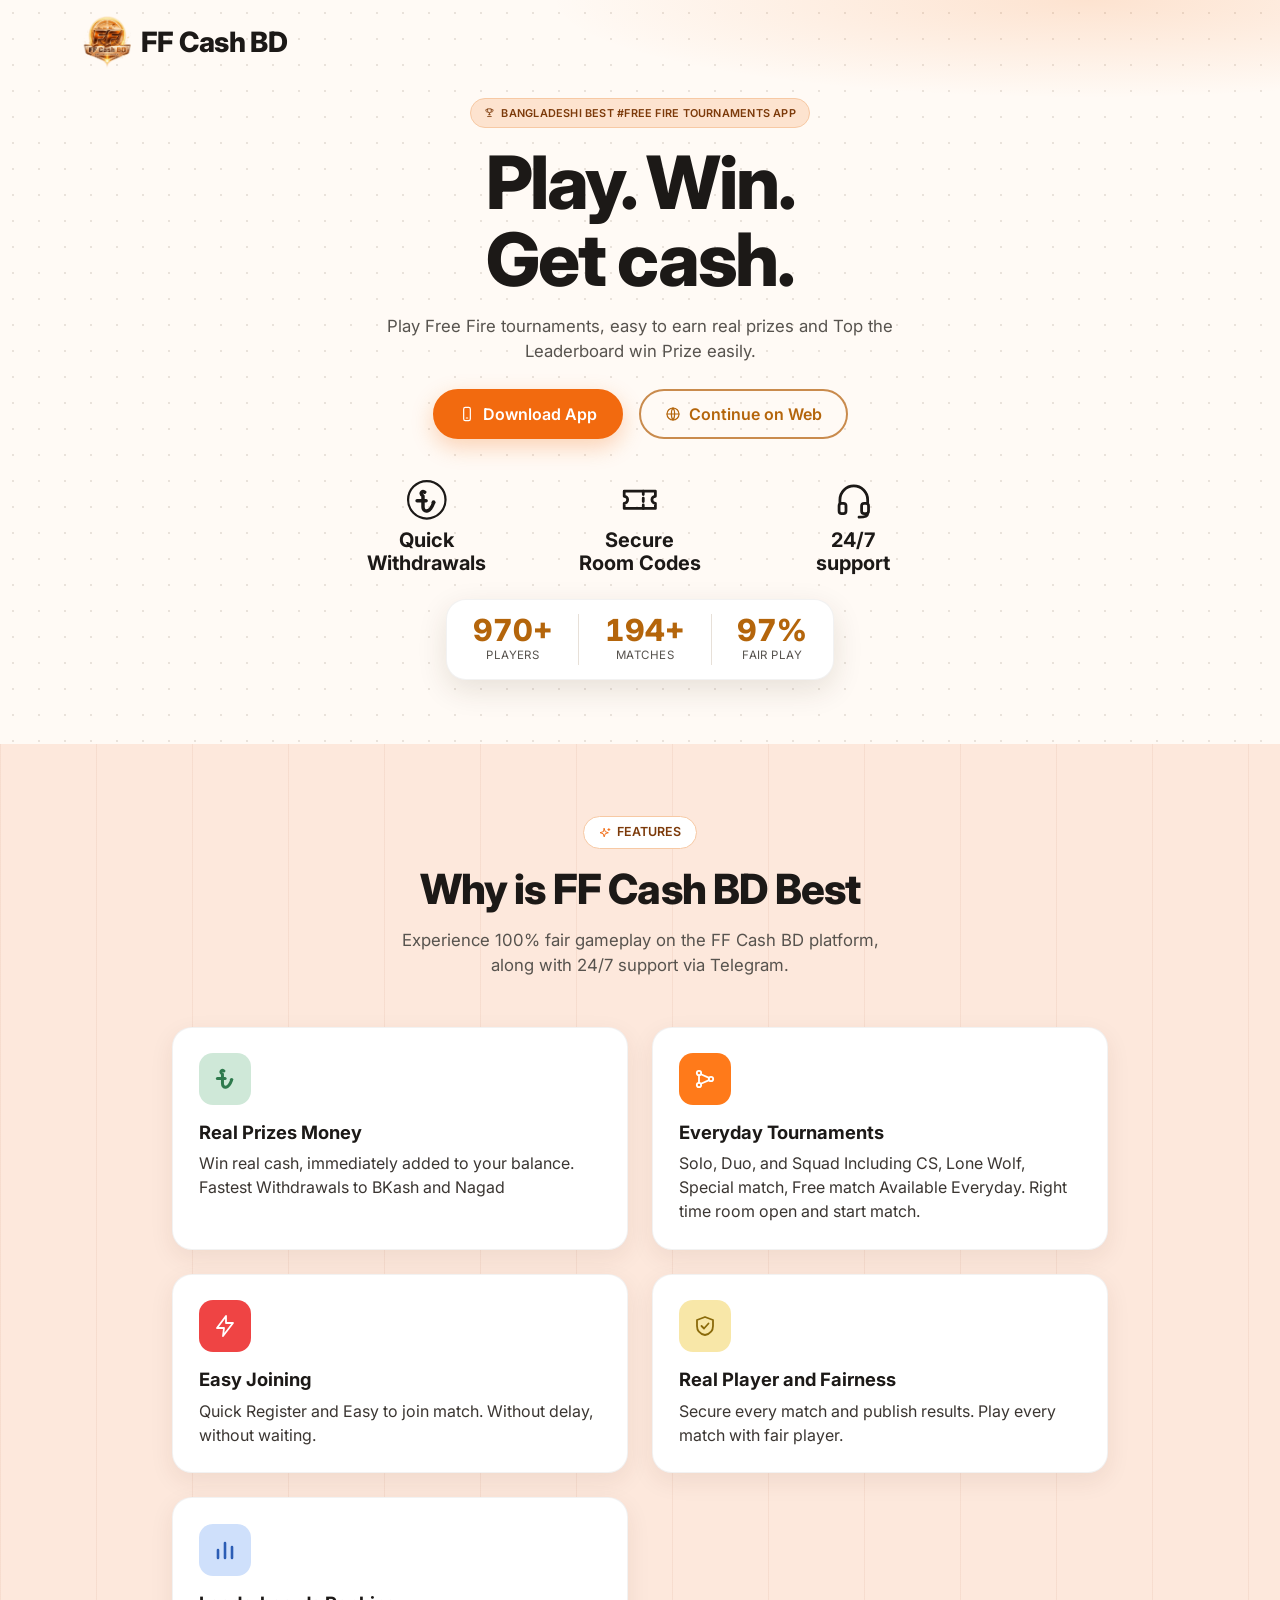
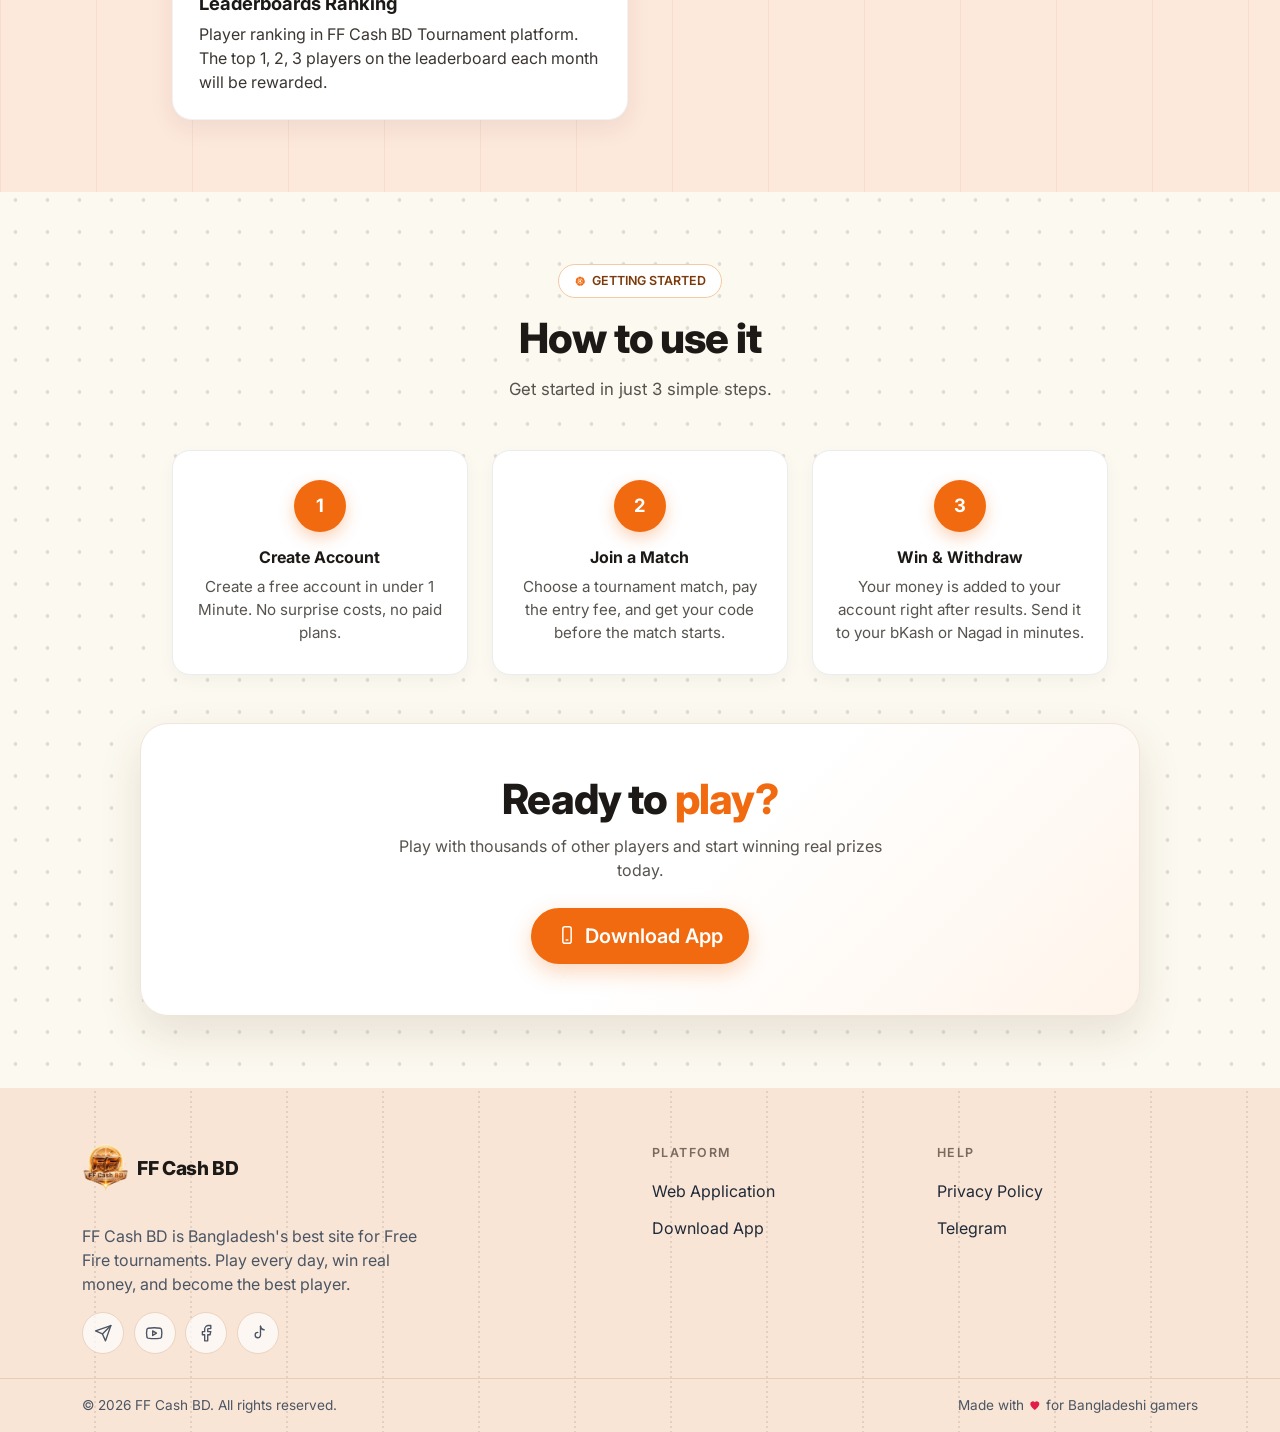
<file: index.html>
<!DOCTYPE html>
<html lang="en">
<head>
  <meta charset="UTF-8">
  <meta name="viewport" content="width=device-width, initial-scale=1">
  <title>FF Cash BD – Bangladeshi Best Free Fire Tournaments App</title>
  <meta name="description" content="Play Free Fire tournaments, win real cash prizes and top the leaderboard. Fast bKash and Nagad withdrawals, 24/7 support.">
  <link rel="icon" type="image/png" href="assets/img/favicon.webp">

  <!-- External: Google Font + Bootstrap 5 -->
  <link rel="preconnect" href="https://fonts.googleapis.com">
  <link rel="preconnect" href="https://fonts.gstatic.com" crossorigin>
  <link href="https://fonts.googleapis.com/css2?family=Inter:wght@400;500;600;700;800&display=swap" rel="stylesheet">
  <link href="https://cdn.jsdelivr.net/npm/bootstrap@5.3.3/dist/css/bootstrap.min.css" rel="stylesheet">

  <!-- Project stylesheet -->
  <link href="assets/css/style.css" rel="stylesheet">
</head>
<body>

  <!-- Inline SVG icon sprite (no icon font needed, so every icon always renders) -->
  <svg width="0" height="0" style="position:absolute" aria-hidden="true" focusable="false">
    <symbol id="i-trophy" viewBox="0 0 24 24"><path d="M8 4h8v5a4 4 0 0 1-8 0z"/><path d="M8 6H4v2a3 3 0 0 0 4 3"/><path d="M16 6h4v2a3 3 0 0 1-4 3"/><path d="M12 13v4M8 21h8M10 17h4"/></symbol>
    <symbol id="i-phone" viewBox="0 0 24 24"><rect x="7" y="2" width="10" height="20" rx="2.5"/><path d="M11 18h2"/></symbol>
    <symbol id="i-globe" viewBox="0 0 24 24"><circle cx="12" cy="12" r="9"/><path d="M3 12h18"/><path d="M12 3c3.2 3.2 3.2 14.8 0 18-3.2-3.2-3.2-14.8 0-18z"/></symbol>
    <symbol id="i-coin" viewBox="0 0 24 24"><circle cx="12" cy="12" r="10.8" stroke-width="1.3"/><g stroke-width="2"><path d="M10.8 7.6C9.2 6.6 7.8 8.2 9.8 9.8V16C9.8 19.4 13.8 19.8 15.8 14"/><path d="M6.4 12.6h5.2"/></g><circle cx="15.9" cy="13.4" r="1.15" fill="currentColor" stroke="none"/></symbol>
    <symbol id="i-ticket" viewBox="0 0 24 24"><path d="M3 7h18v3a2 2 0 0 0 0 4v3H3v-3a2 2 0 0 0 0-4z"/><path d="M14 7v10" stroke-dasharray="2 2"/></symbol>
    <symbol id="i-headset" viewBox="0 0 24 24"><path d="M4 14v-2a8 8 0 0 1 16 0v2"/><rect x="3.5" y="14" width="4" height="6" rx="1.5"/><rect x="16.5" y="14" width="4" height="6" rx="1.5"/><path d="M20 20c0 1.5-2 2-5 2"/></symbol>
    <symbol id="i-sparkles" viewBox="0 0 24 24"><path d="M10 3l2 6 6 2-6 2-2 6-2-6-6-2 6-2z"/><path d="M19 3v4M17 5h4"/></symbol>
    <symbol id="i-cash" viewBox="4.5 5 14 16"><g stroke-width="2"><path d="M10.8 7.6C9.2 6.6 7.8 8.2 9.8 9.8V16C9.8 19.4 13.8 19.8 15.8 14"/><path d="M6.4 12.6h5.2"/></g><circle cx="15.9" cy="13.4" r="1.15" fill="currentColor" stroke="none"/></symbol>
    <symbol id="i-diagram" viewBox="0 0 24 24"><circle cx="6" cy="6" r="2.2"/><circle cx="18" cy="12" r="2.2"/><circle cx="6" cy="18" r="2.2"/><path d="M6 8.2v7.6"/><path d="M7.9 7.2l8.2 3.7"/><path d="M7.9 16.8l8.2-3.7"/></symbol>
    <symbol id="i-bolt" viewBox="0 0 24 24"><path d="M13 2L4 14h7l-1 8 10-13h-7z"/></symbol>
    <symbol id="i-shield" viewBox="0 0 24 24"><path d="M12 3l8 3v6c0 5-3.5 8-8 9-4.5-1-8-4-8-9V6z"/><path d="M8.5 12l2.5 2.5 4.5-5"/></symbol>
    <symbol id="i-chart" viewBox="0 0 24 24"><path d="M5 20v-8M12 20V5M19 20V9" stroke-width="2.6"/></symbol>
    <symbol id="i-gear" viewBox="0 0 24 24"><circle cx="12" cy="12" r="3"/><circle cx="12" cy="12" r="7.2" stroke-width="3.2" stroke-dasharray="3.1 3.1"/><circle cx="12" cy="12" r="5.6" stroke-width="1.6"/></symbol>
    <symbol id="i-heart" viewBox="0 0 24 24"><path d="M12 21s-8-5.5-8-11a4.5 4.5 0 0 1 8-2.5A4.5 4.5 0 0 1 20 10c0 5.5-8 11-8 11z" fill="currentColor" stroke="none"/></symbol>
    <!-- Social -->
    <symbol id="i-telegram" viewBox="0 0 24 24"><path d="M22 2L11 13"/><path d="M22 2l-7 20-4-9-9-4z"/></symbol>
    <symbol id="i-youtube" viewBox="0 0 24 24"><path d="M2.5 17a24.1 24.1 0 0 1 0-10 2 2 0 0 1 1.4-1.4 49.6 49.6 0 0 1 16.2 0A2 2 0 0 1 21.5 7a24.1 24.1 0 0 1 0 10 2 2 0 0 1-1.4 1.4 49.6 49.6 0 0 1-16.2 0A2 2 0 0 1 2.5 17z"/><path d="M10 15l5-3-5-3z"/></symbol>
    <symbol id="i-facebook" viewBox="0 0 24 24"><path d="M18 2h-3a5 5 0 0 0-5 5v3H7v4h3v8h4v-8h3l1-4h-4V7a1 1 0 0 1 1-1h3z"/></symbol>
    <symbol id="i-tiktok" viewBox="0 0 24 24"><path d="M15 3v11.5a3.5 3.5 0 1 1-3.5-3.5"/><path d="M15 3c.4 2.6 2.2 4.4 5 4.6"/></symbol>
  </svg>

  <!-- ============ 1. TOP (light) ============ -->
  <header class="hero pb-5" id="top">
    <div class="container py-3">
      <a class="brand" href="#top" aria-label="FF Cash BD home">
        <img class="brand-logo" src="assets/img/logo.webp" alt="FF Cash BD logo" width="49" height="52">
        <span class="brand-name">FF Cash BD</span>
      </a>
    </div>

    <div class="container text-center pt-2 pb-3">
      <span class="pill-badge"><svg class="ico" aria-hidden="true"><use href="#i-trophy"/></svg> BANGLADESHI BEST #FREE FIRE TOURNAMENTS APP</span>
      <h1 class="hero-title">Play. Win.<br>Get cash.</h1>
      <p class="hero-sub mx-auto">Play Free Fire tournaments, easy to earn real prizes and Top the Leaderboard win Prize easily.</p>

      <div class="d-flex flex-wrap justify-content-center gap-3 mt-4">
        <a href="https://files.catbox.moe/3rb7ou.apk" class="btn btn-ff"><svg class="ico me-2" aria-hidden="true"><use href="#i-phone"/></svg>Download App</a>
        <a href="assets/ffcashbd.html" class="btn btn-ff-outline"><svg class="ico me-2" aria-hidden="true"><use href="#i-globe"/></svg>Continue on Web</a>
      </div>

      <div class="row g-3 justify-content-center mt-4 mx-auto" style="max-width:640px">
        <div class="col-4 hero-perk">
          <svg class="ico" aria-hidden="true"><use href="#i-coin"/></svg>
          <h2>Quick<br>Withdrawals</h2>
        </div>
        <div class="col-4 hero-perk">
          <svg class="ico" aria-hidden="true"><use href="#i-ticket"/></svg>
          <h2>Secure<br>Room Codes</h2>
        </div>
        <div class="col-4 hero-perk">
          <svg class="ico" aria-hidden="true"><use href="#i-headset"/></svg>
          <h2>24/7<br>support</h2>
        </div>
      </div>

      <div class="stats-card mt-4" role="group" aria-label="Platform statistics">
        <div class="stat">
          <div class="stat-num"><span class="count" data-target="1000" data-suffix="+">0</span></div>
          <div class="stat-label">Players</div>
        </div>
        <div class="stat">
          <div class="stat-num"><span class="count" data-target="200" data-suffix="+">0</span></div>
          <div class="stat-label">Matches</div>
        </div>
        <div class="stat">
          <div class="stat-num"><span class="count" data-target="100" data-suffix="%">0</span></div>
          <div class="stat-label">Fair Play</div>
        </div>
      </div>
    </div>
  </header>

  <!-- ============ 2. FEATURES (deep) ============ -->
  <section class="features py-5" id="features">
    <div class="container py-4">
      <div class="text-center mb-5">
        <span class="section-pill"><svg class="ico" aria-hidden="true"><use href="#i-sparkles"/></svg> FEATURES</span>
        <h2 class="section-title">Why is FF Cash BD Best</h2>
        <p class="section-sub">Experience 100% fair gameplay on the FF Cash BD platform, along with 24/7 support via Telegram.</p>
      </div>

      <div class="row g-4 mx-auto" style="max-width:960px">
        <div class="col-md-6">
          <article class="ff-card">
            <div class="icon-box ic-green"><svg class="ico" aria-hidden="true"><use href="#i-cash"/></svg></div>
            <h3>Real Prizes Money</h3>
            <p>Win real cash, immediately added to your balance. Fastest Withdrawals to BKash and Nagad</p>
          </article>
        </div>
        <div class="col-md-6">
          <article class="ff-card">
            <div class="icon-box ic-orange"><svg class="ico" aria-hidden="true"><use href="#i-diagram"/></svg></div>
            <h3>Everyday Tournaments</h3>
            <p>Solo, Duo, and Squad Including CS, Lone Wolf, Special match, Free match Available Everyday. Right time room open and start match.</p>
          </article>
        </div>
        <div class="col-md-6">
          <article class="ff-card">
            <div class="icon-box ic-red"><svg class="ico" aria-hidden="true"><use href="#i-bolt"/></svg></div>
            <h3>Easy Joining</h3>
            <p>Quick Register and Easy to join match. Without delay, without waiting.</p>
          </article>
        </div>
        <div class="col-md-6">
          <article class="ff-card">
            <div class="icon-box ic-yellow"><svg class="ico" aria-hidden="true"><use href="#i-shield"/></svg></div>
            <h3>Real Player and Fairness</h3>
            <p>Secure every match and publish results. Play every match with fair player.</p>
          </article>
        </div>
        <div class="col-md-6">
          <article class="ff-card">
            <div class="icon-box ic-blue"><svg class="ico" aria-hidden="true"><use href="#i-chart"/></svg></div>
            <h3>Leaderboards Ranking</h3>
            <p>Player ranking in FF Cash BD Tournament platform. The top 1, 2, 3 players on the leaderboard each month will be rewarded.</p>
          </article>
        </div>
      </div>
    </div>
  </section>

  <!-- ============ 3. GETTING STARTED (light) ============ -->
  <section class="steps py-5" id="how-it-works">
    <div class="container py-4">
      <div class="text-center mb-5">
        <span class="section-pill"><svg class="ico" aria-hidden="true"><use href="#i-gear"/></svg> GETTING STARTED</span>
        <h2 class="section-title">How to use it</h2>
        <p class="section-sub">Get started in just 3 simple steps.</p>
      </div>

      <div class="row g-3 g-lg-4 mx-auto" style="max-width:960px">
        <div class="col-md-4">
          <div class="step-card">
            <div class="step-num">1</div>
            <h3>Create Account</h3>
            <p>Create a free account in under 1 Minute. No surprise costs, no paid plans.</p>
          </div>
        </div>
        <div class="col-md-4">
          <div class="step-card">
            <div class="step-num">2</div>
            <h3>Join a Match</h3>
            <p>Choose a tournament match, pay the entry fee, and get your code before the match starts.</p>
          </div>
        </div>
        <div class="col-md-4">
          <div class="step-card">
            <div class="step-num">3</div>
            <h3>Win &amp; Withdraw</h3>
            <p>Your money is added to your account right after results. Send it to your bKash or Nagad in minutes.</p>
          </div>
        </div>
      </div>

      <div class="cta-card mt-5 mx-auto" style="max-width:1000px">
        <h2>Ready to <span>play?</span></h2>
        <p>Play with thousands of other players and start winning real prizes today.</p>
        <a href="https://files.catbox.moe/7qe6pf.apk" class="btn btn-ff btn-lg"><svg class="ico me-2" aria-hidden="true"><use href="#i-phone"/></svg>Download App</a>
      </div>
    </div>
  </section>

  <!-- ============ 4. FOOTER (deep) ============ -->
  <footer class="site-footer pt-5">
    <div class="container pt-2">
      <div class="row g-4">
        <div class="col-lg-5">
          <a class="brand brand-sm mb-3" href="#top" aria-label="FF Cash BD home">
            <img class="brand-logo" src="assets/img/logo.webp" alt="FF Cash BD logo" width="45" height="48">
            <span class="brand-name">FF Cash BD</span>
          </a>
          <p class="mt-3">FF Cash BD is Bangladesh's best site for Free Fire tournaments. Play every day, win real money, and become the best player.</p>
          <div class="social mt-3">
            <a href="#" aria-label="Telegram"><svg class="ico" aria-hidden="true"><use href="#i-telegram"/></svg></a>
            <a href="https://m.youtube.com/@ffcashbd" aria-label="YouTube"><svg class="ico" aria-hidden="true"><use href="#i-youtube"/></svg></a>
            <a href="#" aria-label="Facebook"><svg class="ico" aria-hidden="true"><use href="#i-facebook"/></svg></a>
            <a href="#" aria-label="TikTok"><svg class="ico" aria-hidden="true"><use href="#i-tiktok"/></svg></a>
          </div>
        </div>
        <div class="col-6 col-lg-3 offset-lg-1">
          <div class="foot-head">Platform</div>
          <ul>
            <li><a href="assets/ffcashbd.html">Web Application</a></li>
            <li><a href="https://files.catbox.moe/7qe6pf.apk">Download App</a></li>
          </ul>
        </div>
        <div class="col-6 col-lg-3 col-xl-2">
          <div class="foot-head">Help</div>
          <ul>
            <li><a href="#">Privacy Policy</a></li>
            <li><a href="#">Telegram</a></li>
          </ul>
        </div>
      </div>
    </div>
    <div class="foot-bar mt-4 py-3">
      <div class="container d-flex flex-wrap justify-content-between gap-2">
        <span>&copy; <span id="year">2026</span> FF Cash BD. All rights reserved.</span>
        <span>Made with <svg class="ico heart" aria-hidden="true"><use href="#i-heart"/></svg> for Bangladeshi gamers</span>
      </div>
    </div>
  </footer>

  <!-- External: Bootstrap 5 JS bundle + project script -->
  <script src="https://cdn.jsdelivr.net/npm/bootstrap@5.3.3/dist/js/bootstrap.bundle.min.js"></script>
  <script src="assets/js/main.js"></script>
</body>
</html>
</file>
<file: assets/css/style.css>
:root {
  --ff-orange: #f26a0f;
  --ff-orange-dark: #d85a06;
  --ff-ink: #1c1917;
  --ff-muted: #57534e;
  --ff-gold: #b4650b;
  --ff-light: #fffaf5;
  --ff-deep: #fde8dc;
  --ff-footer: #eceef3;
}

html { scroll-behavior: smooth; }
body {
  font-family: 'Inter', system-ui, -apple-system, 'Segoe UI', Roboto, sans-serif;
  color: var(--ff-ink);
  background: #fff;
  -webkit-font-smoothing: antialiased;
}
a:focus-visible, button:focus-visible { outline: 3px solid var(--ff-orange); outline-offset: 3px; }

/* ---------- Icons (inline SVG sprite) ---------- */
.ico {
  width: 1em; height: 1em; flex: none;
  fill: none; stroke: currentColor; stroke-width: 1.8;
  stroke-linecap: round; stroke-linejoin: round;
  vertical-align: -.125em;
}
.ico-fill { fill: currentColor; stroke: none; }

/* ---------- Logo ---------- */
.brand { display: inline-flex; align-items: center; gap: .6rem; text-decoration: none; color: var(--ff-ink); }
.brand-logo { height: 52px; width: auto; flex: none; display: block; }
.brand-name { font-weight: 800; font-size: 1.75rem; letter-spacing: -.02em; }
.brand-sm .brand-logo { height: 48px; }
.brand-sm .brand-name { font-size: 1.2rem; }

/* ---------- 1. TOP (light) ---------- */
.hero {
  background-color: var(--ff-light);
  background-image: radial-gradient(rgba(120, 100, 80, .16) 1.2px, transparent 1.2px);
  background-size: 26px 26px;
  position: relative; overflow: hidden;
}
.hero::before {
  content: ""; position: absolute; inset: 0 0 auto 0; height: 140px;
  background: radial-gradient(60% 100% at 85% 0%, rgba(242, 106, 15, .16), transparent 70%);
  pointer-events: none;
}
.hero .container { position: relative; }
.pill-badge {
  display: inline-flex; align-items: center; gap: .4rem;
  background: #fde3cf; color: #7c3a0a; border: 1px solid #f7c9a4;
  font-size: .68rem; font-weight: 600; letter-spacing: .02em;
  padding: .35rem .8rem; border-radius: 999px;
}
.hero-title {
  font-weight: 800; letter-spacing: -.03em; line-height: 1.04;
  font-size: clamp(2.6rem, 6.4vw, 4.6rem); margin: 1.1rem 0 1rem;
}
.hero-sub { max-width: 560px; margin-inline: auto; color: var(--ff-muted); font-size: 1.05rem; }

.btn-ff {
  background: var(--ff-orange); color: #fff; border: 2px solid var(--ff-orange);
  font-weight: 600; padding: .7rem 1.5rem; border-radius: 999px;
  box-shadow: 0 8px 22px rgba(242, 106, 15, .28);
  transition: background .2s, transform .2s;
}
.btn-ff:hover { background: var(--ff-orange-dark); border-color: var(--ff-orange-dark); color: #fff; transform: translateY(-1px); }
.btn-ff-outline {
  background: transparent; color: var(--ff-gold); border: 2px solid #c98b4d;
  font-weight: 600; padding: .7rem 1.5rem; border-radius: 999px;
  transition: background .2s, color .2s;
}
.btn-ff-outline:hover { background: #c98b4d; color: #fff; }

.hero-perk { text-align: center; }
.hero-perk .ico { font-size: 2.6rem; color: var(--ff-ink); stroke-width: 1.6; }
.hero-perk h2 { font-size: 1.25rem; font-weight: 700; margin: .45rem 0 0; line-height: 1.15; }

.stats-card {
  background: #fff; border-radius: 20px;
  box-shadow: 0 10px 30px rgba(60, 40, 20, .12);
  border: 1px solid rgba(0, 0, 0, .05);
  display: inline-flex; padding: .9rem 0;
}
.stat { padding: 0 1.6rem; text-align: center; }
.stat + .stat { border-left: 1px solid #e7e0d8; }
.stat-num { font-size: 1.9rem; font-weight: 800; color: var(--ff-gold); line-height: 1.1; font-variant-numeric: tabular-nums; }
.stat-label { font-size: .72rem; color: var(--ff-muted); text-transform: uppercase; letter-spacing: .04em; }

/* ---------- 2. FEATURES (deep) ---------- */
.features {
  background-color: var(--ff-deep);
  background-image: repeating-linear-gradient(90deg, rgba(190, 120, 90, .1) 0 1px, transparent 1px 96px);
}
.section-pill {
  display: inline-flex; align-items: center; gap: .4rem;
  background: #fff; color: #7c3a0a; border: 1px solid #f7c9a4;
  font-size: .78rem; font-weight: 600; padding: .4rem .9rem; border-radius: 999px;
}
.section-pill .ico { color: var(--ff-orange); }
.section-title { font-weight: 800; letter-spacing: -.02em; font-size: clamp(1.9rem, 4vw, 2.6rem); margin: 1rem 0 .8rem; }
.section-sub { color: var(--ff-muted); max-width: 520px; margin-inline: auto; font-size: 1.05rem; }

.ff-card {
  background: #fff; border-radius: 20px; padding: 1.6rem; height: 100%;
  border: 1px solid rgba(0, 0, 0, .05);
  box-shadow: 0 8px 24px rgba(80, 40, 20, .08);
}
.ff-card h3 { font-size: 1.15rem; font-weight: 700; margin: 1rem 0 .5rem; }
.ff-card p { margin: 0; color: #3b3632; line-height: 1.5; }
.icon-box { width: 52px; height: 52px; border-radius: 14px; display: grid; place-items: center; font-size: 1.5rem; }
.ic-green  { background: #cfe8d8; color: #2f7a4d; }
.ic-orange { background: #ff7a1a; color: #fff; }
.ic-red    { background: #ef4444; color: #fff; }
.ic-yellow { background: #f8e7a8; color: #8a6a0a; }
.ic-blue   { background: #cfe0fb; color: #2b5db5; }

/* ---------- 3. GETTING STARTED (light) ---------- */
.steps {
  /* Reference 1: cream #FCF9F0 with a soft dot grid. Tile scales with the viewport. */
  --dot-tile: clamp(20px, 2.65vw, 32px);
  background-color: #fcf9f0;
  background-image: radial-gradient(circle at 48.4% 25%, #e0ddd4 0 1.5px, rgba(224, 221, 212, 0) 2.2px);
  background-size: var(--dot-tile) var(--dot-tile);
  background-repeat: repeat;
}
.step-card {
  background: #fff; border-radius: 18px; padding: 1.8rem 1.4rem; height: 100%;
  text-align: center; border: 1px solid #ececf0; box-shadow: 0 6px 18px rgba(0, 0, 0, .04);
}
.step-num {
  width: 52px; height: 52px; border-radius: 50%;
  background: var(--ff-orange); color: #fff; font-weight: 700; font-size: 1.15rem;
  display: grid; place-items: center; margin: 0 auto 1rem;
  box-shadow: 0 6px 16px rgba(242, 106, 15, .3);
}
.step-card h3 { font-size: 1rem; font-weight: 700; margin-bottom: .6rem; }
.step-card p { color: var(--ff-muted); font-size: .95rem; margin: 0; }

.cta-card {
  background: linear-gradient(135deg, #fff 55%, #fff4ea);
  border-radius: 28px; padding: 3.2rem 1.5rem; text-align: center;
  border: 1px solid #f1e4d8; box-shadow: 0 18px 44px rgba(80, 50, 20, .12);
}
.cta-card h2 { font-weight: 800; letter-spacing: -.02em; font-size: clamp(1.9rem, 4.5vw, 2.6rem); }
.cta-card h2 span { color: var(--ff-orange); }
.cta-card p { color: var(--ff-muted); max-width: 520px; margin: .6rem auto 1.6rem; }

/* ---------- 4. FOOTER (deep) ---------- */
.site-footer {
  /* Reference 2: peach #F8E5D6 with dashed vertical lines every ~96px. Tile scales with the viewport. */
  --line-tile: clamp(56px, 11vw, 96px);
  color: #374151;
  background-color: #f8e5d6;
  background-image:
    repeating-linear-gradient(180deg, #f8e5d6 0 3px, rgba(248, 229, 214, 0) 3px 5px),
    linear-gradient(90deg, rgba(248, 229, 214, 0) calc(100% - 1.5px), #e3d0c1 calc(100% - 1.5px));
  background-size: 100% 100%, var(--line-tile) 100%;
  background-repeat: no-repeat, repeat-x;
}
.site-footer p { color: #4b5563; max-width: 340px; }
.social { display: flex; gap: .6rem; }
.social a {
  width: 42px; height: 42px; border-radius: 50%; font-size: 1.15rem;
  display: grid; place-items: center;
  background: rgba(255, 255, 255, .7); color: #4b5563; text-decoration: none;
  border: 1px solid #ecd3c0;
  transition: background .2s, color .2s;
}
.social a:hover { background: var(--ff-orange); color: #fff; }
.foot-head { font-size: .78rem; font-weight: 600; letter-spacing: .12em; text-transform: uppercase; color: #7a6a5f; margin-bottom: 1rem; }
.site-footer ul { list-style: none; padding: 0; margin: 0; }
.site-footer li { margin-bottom: .8rem; }
.site-footer li a { color: #1f2937; text-decoration: none; }
.site-footer li a:hover { color: var(--ff-orange); }
.foot-bar { border-top: 1px solid #e6cdb9; font-size: .85rem; color: #4b5563; }
.foot-bar .heart { color: #e11d48; }

@media (max-width: 575.98px) {
  .brand-name { font-size: 1.5rem; }
  .stat { padding: 0 .9rem; }
  .stat-num { font-size: 1.45rem; }
  .hero-perk h2 { font-size: 1.05rem; }
  .hero-perk .ico { font-size: 2.1rem; }
}
@media (prefers-reduced-motion: reduce) {
  html { scroll-behavior: auto; }
  .btn-ff { transition: none; }
}
</file>
